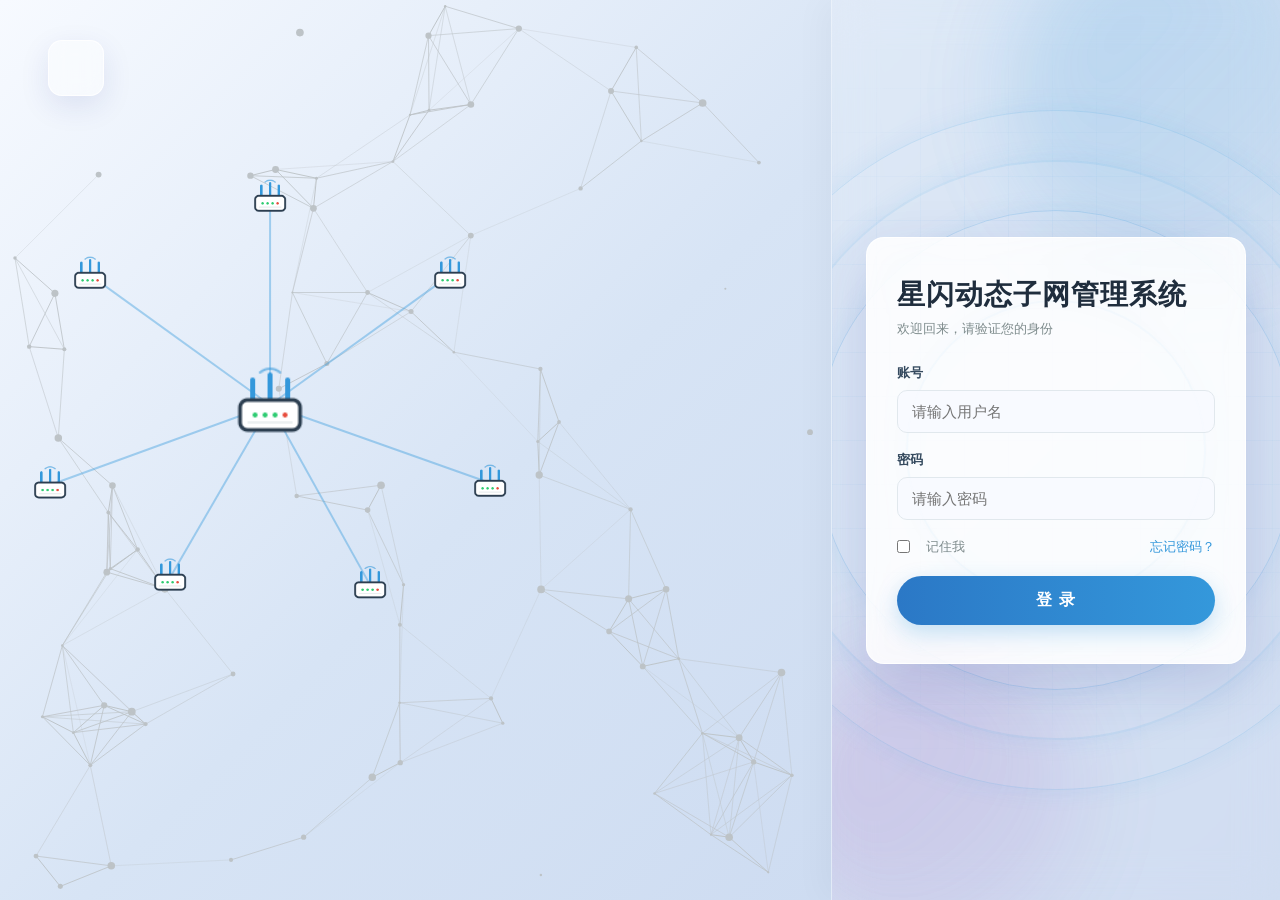
<file: www/index.html>
<!DOCTYPE html>
<html lang="zh-CN">
<head>
    <meta charset="UTF-8" />
    <meta name="viewport" content="width=device-width, initial-scale=1.0" />
    <title>星闪动态子网管理系统 - 登录</title>

    <!-- 登录页独立样式；不复用 dashboard 布局，避免全局变量冲突 -->
    <link rel="stylesheet" href="css/pages/login.css" />
</head>
<body>
    <div class="main-wrapper">
        <!-- 左侧面板：放置动态背景与品牌槽位；不含交互控件 -->
        <section class="left-panel" aria-label="背景区域">
            <!-- 粒子动画所在的画布，particle-background.js 会挂载到此处 -->
            <canvas id="backgroundCanvas" aria-hidden="true"></canvas>

            <!-- 预留 Logo 区域，方便后续放置产品图标或 SVG -->
            <div class="logo-slot" id="appLogoSlot" aria-label="软件图标预留位">
                <!-- <img src="assets/logo.png" alt="Logo"> -->
            </div>
        </section>

        <!-- 右侧面板：主交互区域，承载登录表单与装饰背景 -->
        <section class="right-panel" aria-label="登录区域">
            <!-- 背景装饰光斑层，纯视觉元素 -->
            <div class="decorations" aria-hidden="true">
                <div class="circle circle-1"></div>
                <div class="circle circle-2"></div>
            </div>
            <!-- 同心圆环层，增加科技感背景纹理 -->
            <div class="decorations" aria-hidden="true">
                <div class="connection-rings">
                    <div class="ring ring-sm"></div>
                    <div class="ring ring-md"></div>
                    <div class="ring ring-lg"></div>
                    <div class="ring ring-orbit"></div>
                </div>
            </div>

            <!-- 登录卡片主体：标题、输入框、辅助操作与提交按钮 -->
            <div class="login-container">
                <div class="login-header">
                    <h2>星闪动态子网管理系统</h2>
                    <p>欢迎回来，请验证您的身份</p>
                </div>

                <form class="login-form" id="loginForm">
                    <div class="input-group">
                        <label for="username">账号</label>
                        <input type="text" id="username" placeholder="请输入用户名" autocomplete="username" required />
                        <span class="focus-border" aria-hidden="true"></span>
                    </div>

                    <div class="input-group">
                        <label for="password">密码</label>
                        <input type="password" id="password" placeholder="请输入密码" autocomplete="current-password" required />
                        <span class="focus-border" aria-hidden="true"></span>
                    </div>

                    <div class="form-actions">
                        <label class="checkbox-container">
                            <input type="checkbox" />
                            <span class="checkmark" aria-hidden="true"></span>
                            记住我
                        </label>
                        <a href="#" class="forgot-password">忘记密码？</a>
                    </div>

                    <button type="submit" class="login-btn">
                        <span>登 录</span>
                        <div class="btn-bg" aria-hidden="true"></div>
                    </button>
                </form>
            </div>
        </section>
    </div>

    <!-- 模块脚本：顺序保证 apiClient 先初始化，粒子背景与认证依赖已存在的全局对象 -->
    <script src="js/modules/api-client.js"></script>
    <script src="js/modules/particle-background.js"></script>
    <script src="js/modules/auth.js"></script>
    <script src="js/pages/login.js"></script>
</body>
</html>
</file>
<file: www/css/pages/login.css>
/* 
 * 登录页面专用样式 (Login Styles)
 * 包含：CSS变量定义、全局重置、通用样式
 * 注意：此文件独立于 base.css 和 layout.css，因为登录页布局特殊
 * 设计目标：高斯模糊 + 粒子背景 + 右侧登录表单卡片。
 */

 :root {
    /* 调色板 */
    --primary-color: #3498db;
    --primary-gradient: linear-gradient(90deg, #2b78c6, #3498db, #2b78c6);
    --text-main: #1f2d3d;
    --text-secondary: #7f8c8d;
    --text-label: #34495e;
    --bg-body: #f0f4f8;
    --bg-input: rgba(248, 250, 255, 0.9);
    --border-color: #e1e8ed;
    
    /* 字体 */
    --font-family: "Segoe UI", "Microsoft YaHei", sans-serif;
}

/* 全局重置 */
* {
    margin: 0;
    padding: 0;
    box-sizing: border-box;
    font-family: var(--font-family);
}

body {
    width: 100%;
    height: 100vh;
    overflow: hidden;
    background-color: var(--bg-body);
    color: #333;
}

/* 
 * 布局样式 (Layout Styles)
 * 包含：主容器、左右分栏、响应式布局
 */

/* 主布局容器：左右分栏，左侧放动画，右侧放表单 */
.main-wrapper {
    width: 100%;
    height: 100%;
    display: flex;
    /* 将背景统一移动到主容器，确保左右一致 */
    background: linear-gradient(135deg, #f7faff 0%, #d7e4f5 45%, #c8d7ef 100%);
}

/* 左侧面板：透明背景，仅展示 Canvas 粒子与 Logo 槽位 */
.left-panel {
    flex: 6.5;
    position: relative;
    overflow: hidden;
    /* 背景透明，显示主容器背景 */
    background: transparent;
}

/* Canvas 背景层 */
#backgroundCanvas {
    position: absolute;
    inset: 0;
    width: 100%;
    height: 100%;
    z-index: 0;
}

/* 右侧面板：模糊玻璃容器，承载登录框与背景装饰 */
.right-panel {
    flex: 3.5;
    position: relative;
    display: flex;
    align-items: center;
    justify-content: center;
    overflow: hidden;

    /* 右侧模糊化处理 */
    /* 半透明白色背景 */
    background: rgba(255, 255, 255, 0.15);
    /* 毛玻璃效果：模糊背后的内容 */
    backdrop-filter: blur(20px);
    -webkit-backdrop-filter: blur(20px);
    
    /* 左侧边框线，增强分割感 */
    border-left: 1px solid rgba(255, 255, 255, 0.3);
    box-shadow: -10px 0 30px rgba(0, 0, 0, 0.03);
}

/* 背景网格纹理：叠加轻量格线和遮罩，营造科技感 */
.right-panel::before {
    content: "";
    position: absolute;
    inset: 0;
    pointer-events: none;

    background-image:
        linear-gradient(rgba(52, 152, 219, 0.05) 1px, transparent 1px),
        linear-gradient(90deg, rgba(52, 152, 219, 0.05) 1px, transparent 1px);
    background-size: 44px 44px;

    /* 边缘遮罩 */
    mask-image: radial-gradient(circle at 50% 45%, rgba(0,0,0,0.9) 35%, transparent 75%);
    -webkit-mask-image: radial-gradient(circle at 50% 45%, rgba(0,0,0,0.9) 35%, transparent 75%);
}

/* 响应式布局：窄屏时上下堆叠，右侧圆角顶部突出 */
@media (max-width: 900px) {
    .main-wrapper {
        flex-direction: column;
    }

    .left-panel {
        flex: 0.42;
    }

    .right-panel {
        flex: 0.58;
        border-radius: 28px 28px 0 0;
        margin-top: -18px;
    }
}

/* 右侧背景装饰光斑：彩色模糊圆，轻微浮动动画 */
.decorations {
    position: absolute;
    inset: 0;
    overflow: hidden;
    z-index: 0;
    pointer-events: none;
    display: flex;
    align-items: center;
    justify-content: center;
}

.circle {
    position: absolute;
    border-radius: 50%;
    filter: blur(45px);
    opacity: 0.6;
    animation: float 15s infinite ease-in-out alternate;
}

.circle-1 {
    width: 350px;
    height: 350px;
    background: linear-gradient(135deg, rgba(52, 152, 219, 0.4) 0%, rgba(41, 128, 185, 0.1) 100%);
    top: -80px;
    right: -80px;
}

.circle-2 {
    width: 300px;
    height: 300px;
    background: linear-gradient(135deg, rgba(155, 89, 182, 0.4) 0%, rgba(142, 68, 173, 0.1) 100%);
    bottom: -50px;
    left: -50px;
    animation-delay: -5s;
}

@keyframes float {
    0% { transform: translate(0, 0); }
    100% { transform: translate(20px, 30px); }
}

/* 右侧背景装饰：连接圆环，逐层脉冲动画 */
.connection-rings {
    position: relative;
    width: 100%;
    height: 100%;
    display: flex;
    align-items: center;
    justify-content: center;
    animation: pulse-rings 12s infinite ease-in-out; /* 添加整体动画 */
    opacity: 1; /* 提高整体不透明度 */
}

.ring {
    position: absolute;
    border-radius: 50%;
    border: 1.5px solid rgba(52, 152, 219, 0.25); /* 加粗并加深颜色 */
    box-shadow: 0 0 25px rgba(52, 152, 219, 0.1); /* 增强光晕 */
}

.ring-sm {
    width: 300px;
    height: 300px;
    border-width: 2px;
    border-color: rgba(52, 152, 219, 0.35);
}

.ring-md {
    width: 480px;
    height: 480px;
    border-width: 1px;
    border-color: rgba(52, 152, 219, 0.2);
}

.ring-lg {
    width: 680px;
    height: 680px;
    border-color: rgba(52, 152, 219, 0.15);
}

/* 轨道效果 */
.ring-orbit {
    width: 580px;
    height: 580px;
    border: 2px solid rgba(52, 152, 219, 0.1); 
    animation: fade-ring 6s infinite ease-in-out;
}

@keyframes fade-ring {
    0%, 100% { opacity: 0; }
    50% { opacity: 1; }
}

@keyframes pulse-rings {
    0%, 100% {
        opacity: 0;
    }
    25% {
        opacity: 1;
    }
    50% {
        opacity: 0;
    }
    75% {
        opacity: 1;
    }
}

.connection-rings .ring-sm {
    animation: pulse-rings 12s infinite ease-in-out;
    animation-delay: 0s; /* 最内层圆环 */
}

.connection-rings .ring-md {
    animation: pulse-rings 12s infinite ease-in-out;
    animation-delay: 3s; /* 中间圆环延迟 */
}

.connection-rings .ring-lg {
    animation: pulse-rings 12s infinite ease-in-out;
    animation-delay: 6s; /* 最外层圆环延迟 */
}

/* 
 * 组件样式 (Component Styles)
 * 包含：Logo、登录框、表单元素、按钮
 */

/* Logo 容器：玻璃拟态方块，预留产品 Logo 放置 */
.logo-slot {
    position: absolute;
    left: 48px;
    top: 40px;
    z-index: 2;

    width: 56px;
    height: 56px;
    border-radius: 14px;

    /* 玻璃拟态样式 */
    background: rgba(255, 255, 255, 0.45);
    border: 1px solid rgba(255, 255, 255, 0.8);
    backdrop-filter: blur(10px);
    box-shadow: 0 10px 30px rgba(31, 38, 135, 0.10);
}

@media (max-width: 900px) {
    .logo-slot {
        left: 20px;
        top: 18px;
        width: 48px;
        height: 48px;
        border-radius: 12px;
    }
}

/* 登录框容器：半透明卡片，悬浮阴影，承载表单 */
.login-container {
    position: relative;
    z-index: 1;

    width: min(380px, 86%);
    padding: 38px 30px;

    background: rgba(255, 255, 255, 0.86);
    backdrop-filter: blur(12px);
    border: 1px solid rgba(255, 255, 255, 0.9);
    border-radius: 18px;

    /* 加深阴影，增加悬浮感 */
    box-shadow: 0 20px 60px rgba(31, 38, 135, 0.15);
    transition: transform 0.25s ease, box-shadow 0.25s ease;
}

.login-container:hover {
    transform: translateY(-4px);
    box-shadow: 0 25px 70px rgba(31, 38, 135, 0.20);
}

/* 标题区域：产品名称 + 副标题 */
.login-header {
    text-align: left;
    margin-bottom: 26px;
}

.login-header h2 {
    color: var(--text-main);
    font-size: 28px;
    letter-spacing: 1px;
    margin-bottom: 6px;
}

.login-header p {
    color: var(--text-secondary);
    font-size: 13px;
}

/* 表单输入组：label + 输入框 + 焦点高亮线 */
.input-group {
    position: relative;
    margin-bottom: 18px;
}

.input-group label {
    display: block;
    margin-bottom: 8px;
    color: var(--text-label);
    font-weight: 600;
    font-size: 13px;
}

.input-group input {
    width: 100%;
    padding: 12px 14px;
    font-size: 15px;
    color: #2c3e50;

    border: 1px solid var(--border-color);
    border-radius: 10px;
    background: var(--bg-input);

    outline: none;
    transition: border-color 0.2s ease, box-shadow 0.2s ease, background 0.2s ease;
}

.input-group input:focus {
    background: #ffffff;
    border-color: var(--primary-color);
    box-shadow: 0 0 0 3px rgba(52, 152, 219, 0.12);
}

/* 焦点动画线条：输入聚焦时展开的底部色条 */
.focus-border {
    position: absolute;
    left: 10px;
    right: 10px;
    bottom: 6px;

    height: 2px;
    width: 0;
    margin: 0 auto;

    background-color: var(--primary-color);
    border-radius: 999px;
    transition: width 0.35s ease;
}

.input-group input:focus ~ .focus-border {
    width: calc(100% - 20px);
}

/* 底部操作栏：记住我 + 忘记密码链接 */
.form-actions {
    display: flex;
    justify-content: space-between;
    align-items: center;
    margin: 14px 0 20px;
    font-size: 13px;
}

.forgot-password {
    color: var(--primary-color);
    text-decoration: none;
}

.forgot-password:hover {
    text-decoration: underline;
}

/* 复选框：使用原生勾选，靠 accent-color 着色 */
.checkbox-container {
    display: inline-flex;
    align-items: center;
    gap: 8px;
    cursor: pointer;
    color: var(--text-secondary);
}

.checkbox-container input {
    accent-color: var(--primary-color);
}

/* 登录按钮：渐变动效 + 圆角 Pill 形态 */
.login-btn {
    position: relative;
    width: 100%;
    padding: 14px 16px;

    border: none;
    border-radius: 999px;
    cursor: pointer;

    color: #fff;
    font-size: 16px;
    font-weight: 700;
    letter-spacing: 1px;

    background: var(--primary-gradient);
    background-size: 200% 100%;
    box-shadow: 0 8px 22px rgba(52, 152, 219, 0.28);

    transition: transform 0.2s ease, box-shadow 0.2s ease;
    animation: gradientMove 3.2s linear infinite;
}

.login-btn:hover {
    transform: translateY(-2px);
    box-shadow: 0 12px 28px rgba(52, 152, 219, 0.33);
}

.login-btn:active {
    transform: translateY(0);
}

/* 按钮背景层：当前未启用，保留扩展位 */
.btn-bg {
    display: none;
}

/* 关键帧动画 */
@keyframes gradientMove {
    0% { background-position: 100% 0; }
    100% { background-position: -100% 0; }
}
</file>
